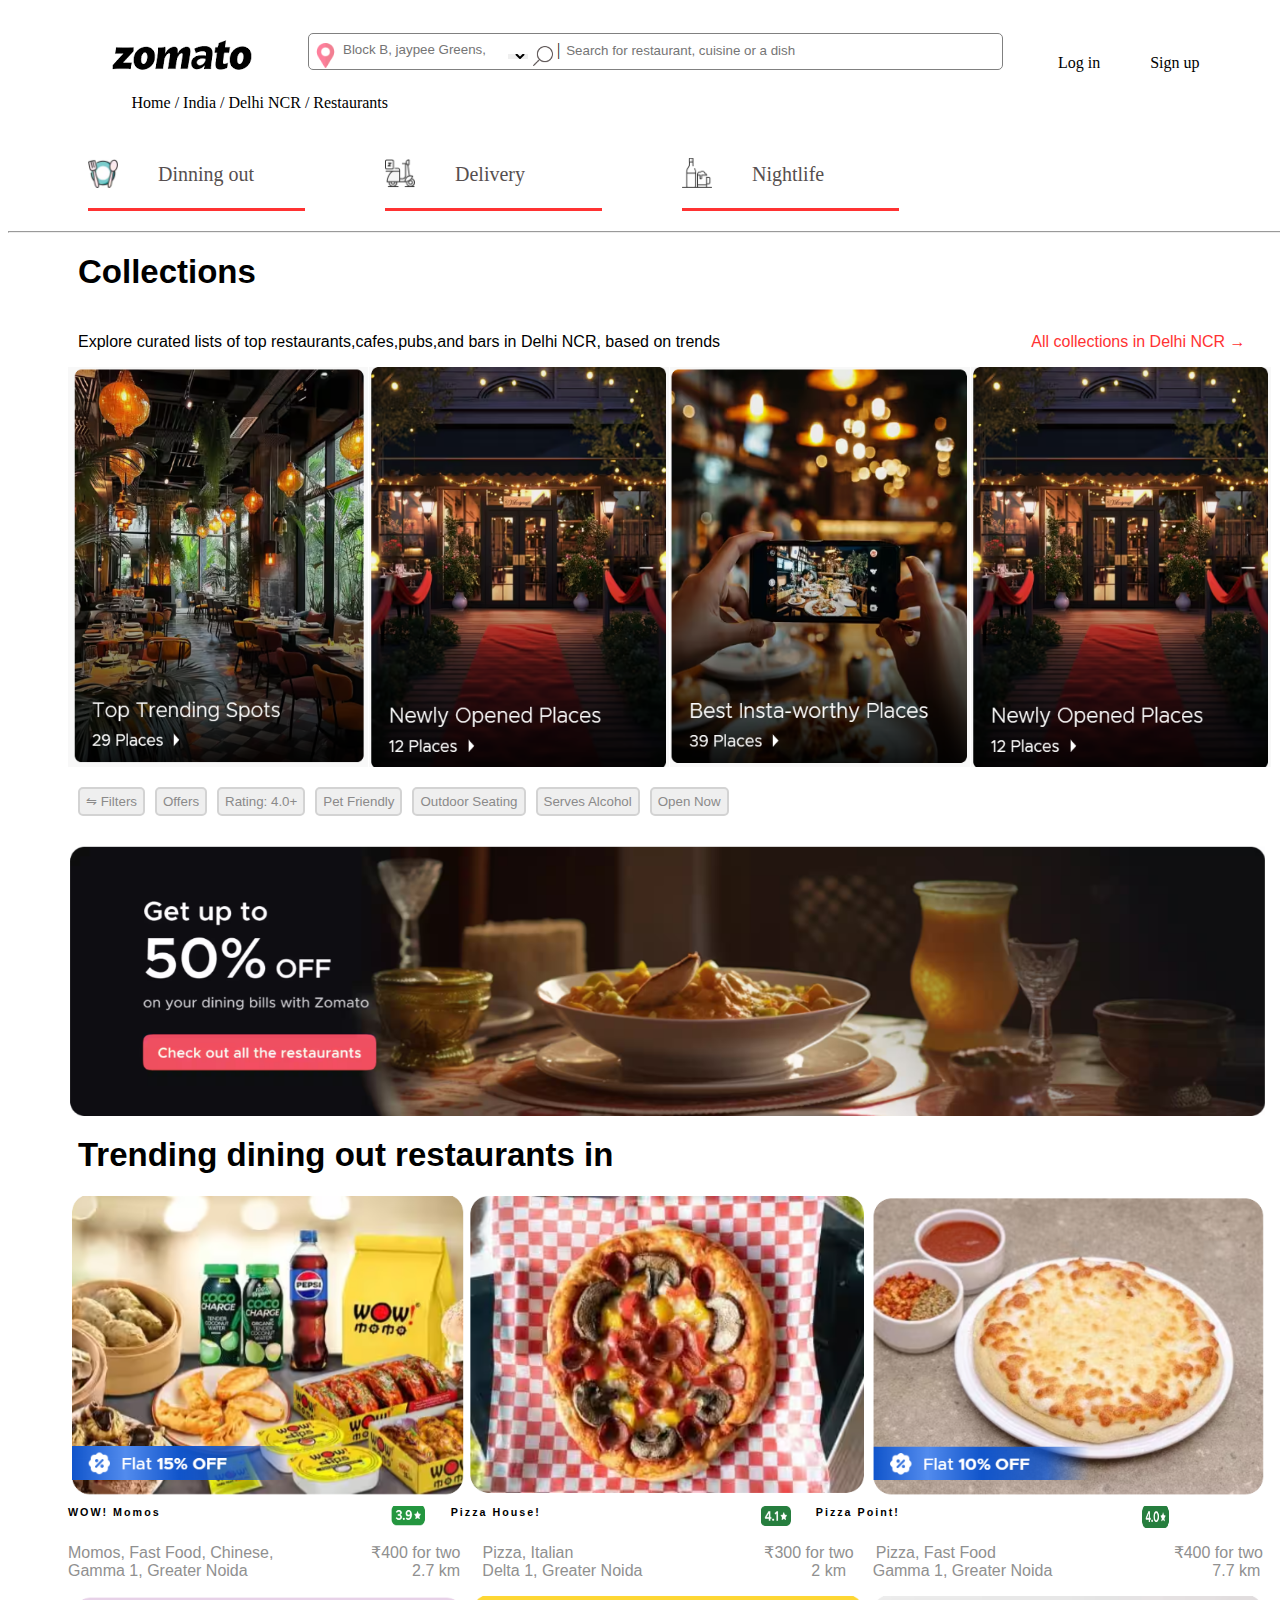
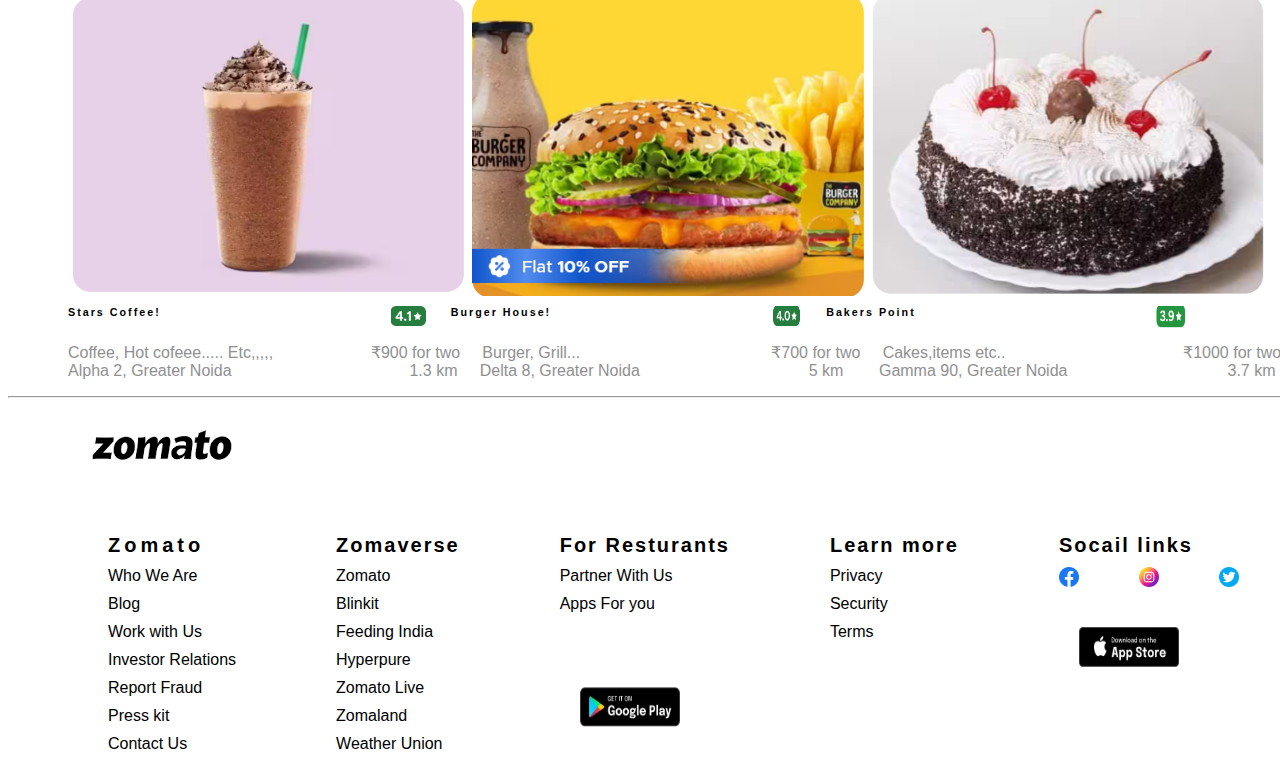
<file: index.html>
<!DOCTYPE html>
<html lang="en">
  <head>
    <meta charset="UTF-8" />
    <meta name="viewport" content="width=device-width, initial-scale=1.0" />
    <link
      href="https://cdn.jsdelivr.net/npm/bootstrap@5.0.2/dist/css/bootstrap.min.css"
      rel="stylesheet"
      integrity="sha384-EVSTQN3/azprG1Anm3QDgpJLIm9Nao0Yz1ztcQTwFspd3yD65VohhpuuCOmLASjC"
      crossorigin="anonymous"
    />
    <link rel="stylesheet" href="style.css">
    <title>Trending dinning out resturants in - zomato</title>
    <link rel="shortcut icon" href="images/logo.png" type="image/x-icon">
  </head>
  <body>
    <div class="container-fluid">
      <header>
        <div class="logo"><img src="images/logo.png" alt="logo" /></div>

        <div class="searchbar">
          <div class="locationbar">
            <input
              type="text"
              size="80px"
              placeholder="Block B, jaypee Greens,"
              style="
                padding-bottom: 12px;
                padding-top: 8px;
                padding-left: 34px;
                color: grey;
                margin-top: 25px;
                border-radius: 5px;
                border: 1.5px solid grey;
                overflow: hidden;
              "
            />
          </div>
        </div>
        <div class="placeholder">
          <img
            src="images/placeholder (1).png"
            alt="placeholder"
            width="25px"
            height="25px"
            style="
              opacity: 0.5;
              position: absolute;
              margin-top: 35px;
              margin-left: 10px;
            "
          />
        </div>
        <div class="DROPDOWN">
          <select style="border: none; width: 20px; height: 5px" id="DROPDOWN">
            <option value="^"></option>
            <option hidden value="KARACHI">.</option>
            <option value="FAISALABAD">.</option>
            <option value="ISLAMABAD">.</option>
          </select>
        </div>
        <div class="divider">
          &nbsp;|
          <img
            src="images/search.png"
            alt="serach"
            width="20px"
            height="20px"
            style="margin-left: px; margin-top: 5px;"
            
          />
          <input
            type="text"
            placeholder="Search for restaurant, cuisine or a dish"
            size="40px"
            style="border: none"
          />
        </div>
        <ul>
          <a href=""><li class="one">Log in</li></a>
          <a href=""> <li>Sign up</li></a>
        </ul>
        <p>
          <a href="">Home</a>&nbsp;/&nbsp;<a href="">India</a>&nbsp;/&nbsp;<a
            href=""
            >Delhi NCR</a
          >&nbsp;/&nbsp;<a href="">Restaurants</a>
        </p>
        <div class="box1">
          <a href="nightlife.html"><img src="images/dinner.png.png" alt="dinner" height="30px" width="30px" /></a>
        </div>
        <div class="text" style="float: left"><a href="nightlife.html"><h2>Dinning out</h2></a></div>
        <div class="box2">
          <a href="delivery.html"><img src="images/delevery.png.png" alt="delivery" height="30px" width="30px" /></a>
        </div>
        <div class="text" style="float: left"><a href="delivery.html"><h2>Delivery</h2></div></a>
        <div class="box3">
          <a href="nightlife.html"><img src="images/nightlife.png.png" alt="nightlife" height="30px" width="30px" /></a>
        </div>
        <div class="text" style="float: left"><a href="nightlife.html"><h2>Nightlife</h2></a></div>
      </header>
      <hr />
      <div class="collections">
        <h1>Collections</h1>
        <p class="PARA1">
          Explore curated lists of top restaurants,cafes,pubs,and bars in Delhi
          NCR, based on trends
          &nbsp;&nbsp;&nbsp;&nbsp;&nbsp;&nbsp;&nbsp;&nbsp;&nbsp;&nbsp;&nbsp;&nbsp;&nbsp;&nbsp;&nbsp;&nbsp;&nbsp;&nbsp;&nbsp;&nbsp;&nbsp;&nbsp;&nbsp;&nbsp;&nbsp;&nbsp;&nbsp;&nbsp;&nbsp;&nbsp;&nbsp;&nbsp;&nbsp;&nbsp;&nbsp;&nbsp;&nbsp;&nbsp;&nbsp;&nbsp;&nbsp;&nbsp;&nbsp;&nbsp;&nbsp;&nbsp;&nbsp;&nbsp;&nbsp;&nbsp;&nbsp;&nbsp;&nbsp;&nbsp;&nbsp;&nbsp;&nbsp;&nbsp;&nbsp;&nbsp;&nbsp;&nbsp;&nbsp;&nbsp;&nbsp;&nbsp;&nbsp;&nbsp;&nbsp;<span
            >All collections in Delhi NCR &rarr;</span
          >
        </p>
        <div class="collection1">
          <img
            src="images/collection1.png"
            alt="collection1"
            width="300px"
            height="400px"
          />
        </div>
        <div class="collection2">
          <img
            src="images/collection3.png"
            alt=""
            width="300px"
            height="400px"
          />
        </div>
        <div class="collection3">
          <img
            src="images/collection2.png"
            alt=""
            width="300px"
            height="400px"
          />
        </div>
        <div class="collection4">
          <img
            src="images/collection3.png"
            alt=""
            width="300px"
            height="400px"
          />
        </div>
       <div class="buttons"> <button class="button1">&#8651; Filters</button>
        <button>Offers</button>
        <button>Rating: 4.0+</button>
        <button>Pet Friendly</button>
        <button>Outdoor Seating</button>
        <button>Serves Alcohol</button>
        <button>Open Now</button></div>
      <div class="ad"><img src="images/add.png" alt="ad" width="1200px" height="270px" style="margin-left: 60px; margin-top: 30px;"></div>
      
    <h1>Trending dining out restaurants in</h1>
  <div class="foods"><img src="images/foods1.png" alt="food1" width="400px" height="300px">
  <img src="images/foods2.png" alt="food2" width="400px" height="300px">
<img src="images/foods3.png" alt="food2" width="400px" height="300px"></div>
<h6>WOW! Momos </h6><img src="images/rating1.png" alt="rating1" width="35px" height="20px" style="margin-left: 200px; margin-top: 10px;"><h6 id="two">Pizza House!</h6><img src="images/rating2.png" alt="rating2" width="30px" height="20px" style="margin-left: 190px; margin-top: 10px;"><h6 id="two">Pizza Point!</h6><img src="images/rating3.png" alt="rating2" width="30px" height="22px" style="margin-left: 210px; margin-top: 10px;">
<p id="discript">Momos, Fast Food, Chinese,&nbsp;&nbsp;&nbsp;&nbsp;&nbsp;&nbsp;&nbsp;&nbsp;&nbsp;&nbsp;&nbsp;&nbsp;&nbsp;&nbsp;&nbsp;&nbsp;&nbsp;&nbsp;&nbsp;&nbsp;&nbsp;&nbsp;₹400 for two &nbsp;&nbsp;&nbsp; Pizza,&nbsp;Italian
  
  &nbsp;&nbsp;&nbsp;&nbsp;&nbsp;&nbsp;&nbsp;&nbsp;&nbsp;&nbsp;&nbsp;&nbsp;&nbsp;&nbsp;&nbsp;&nbsp;&nbsp;&nbsp;&nbsp;&nbsp;&nbsp;&nbsp;&nbsp;&nbsp;&nbsp;&nbsp;&nbsp;&nbsp;&nbsp;&nbsp;&nbsp;&nbsp;&nbsp;&nbsp;&nbsp;&nbsp;&nbsp;&nbsp;&nbsp;&nbsp;&nbsp; ₹300 for two 
  &nbsp;&nbsp;&nbsp;&nbsp;Pizza, Fast Food&nbsp;&nbsp;&nbsp;&nbsp;&nbsp;&nbsp;&nbsp;&nbsp;&nbsp;&nbsp;&nbsp;&nbsp;&nbsp;&nbsp;&nbsp;&nbsp;&nbsp;&nbsp;&nbsp;&nbsp;&nbsp;&nbsp;&nbsp;&nbsp;&nbsp;&nbsp;&nbsp;&nbsp;&nbsp;&nbsp;&nbsp;&nbsp;&nbsp;&nbsp;&nbsp;&nbsp;&nbsp;&nbsp;&nbsp;&nbsp;₹400 for two<br>
   Gamma 1, Greater Noida&nbsp;&nbsp;&nbsp;&nbsp;&nbsp;&nbsp;&nbsp;&nbsp;&nbsp;&nbsp;&nbsp;&nbsp;&nbsp;&nbsp;&nbsp;&nbsp;&nbsp;&nbsp;&nbsp;&nbsp;&nbsp;&nbsp;&nbsp;&nbsp;&nbsp;&nbsp;&nbsp;&nbsp;&nbsp;&nbsp;&nbsp;&nbsp;&nbsp;&nbsp;&nbsp;&nbsp;&nbsp;2.7 km   &nbsp;&nbsp;&nbsp;&nbsp;Delta 1, Greater Noida

   &nbsp;&nbsp;&nbsp;&nbsp;&nbsp;&nbsp;&nbsp;&nbsp;&nbsp;&nbsp;&nbsp;&nbsp;&nbsp;&nbsp;&nbsp;&nbsp;&nbsp;&nbsp;&nbsp;&nbsp;&nbsp;&nbsp;&nbsp;&nbsp;&nbsp;&nbsp;&nbsp;&nbsp;&nbsp;&nbsp;&nbsp;&nbsp;&nbsp;&nbsp;&nbsp;&nbsp;&nbsp;2 km &nbsp;&nbsp;&nbsp;&nbsp;&nbsp;Gamma 1, Greater Noida

   &nbsp;&nbsp;&nbsp;&nbsp;&nbsp;&nbsp;&nbsp;&nbsp;&nbsp;&nbsp;&nbsp;&nbsp;&nbsp;&nbsp;&nbsp;&nbsp;&nbsp;&nbsp;&nbsp;&nbsp;&nbsp;&nbsp;&nbsp;&nbsp;&nbsp;&nbsp;&nbsp;&nbsp;&nbsp;&nbsp;&nbsp;&nbsp;&nbsp;&nbsp;&nbsp;7.7 km</p>
   <div class="foods"><img src="images/food4.png" alt="food1" width="400px" height="300px">
    <img src="images/foods5.png" alt="food2" width="400px" height="300px">
  <img src="images/food6.png" alt="food2" width="400px" height="300px"></div>
  <h6>Stars Coffee!</h6><img src="images/rating2.png" alt="rating1" width="35px" height="20px" style="margin-left: 200px; margin-top: 10px;"><h6 id="two">Burger House!</h6><img src="images/rating3.png" alt="rating2" width="30px" height="20px" style="margin-left: 190px; margin-top: 10px;"><h6 id="two">Bakers Point</h6><img src="images/rating1.png" alt="rating2" width="30px" height="22px" style="margin-left: 210px; margin-top: 10px;">
<p id="discript">Coffee, Hot cofeee..... Etc,,,,,&nbsp;&nbsp;&nbsp;&nbsp;&nbsp;&nbsp;&nbsp;&nbsp;&nbsp;&nbsp;&nbsp;&nbsp;&nbsp;&nbsp;&nbsp;&nbsp;&nbsp;&nbsp;&nbsp;&nbsp;&nbsp;&nbsp;₹900 for two &nbsp;&nbsp;&nbsp; Burger,&nbsp;Grill...
  
  &nbsp;&nbsp;&nbsp;&nbsp;&nbsp;&nbsp;&nbsp;&nbsp;&nbsp;&nbsp;&nbsp;&nbsp;&nbsp;&nbsp;&nbsp;&nbsp;&nbsp;&nbsp;&nbsp;&nbsp;&nbsp;&nbsp;&nbsp;&nbsp;&nbsp;&nbsp;&nbsp;&nbsp;&nbsp;&nbsp;&nbsp;&nbsp;&nbsp;&nbsp;&nbsp;&nbsp;&nbsp;&nbsp;&nbsp;&nbsp;&nbsp; ₹700 for two 
  &nbsp;&nbsp;&nbsp;&nbsp;Cakes,items etc..&nbsp;&nbsp;&nbsp;&nbsp;&nbsp;&nbsp;&nbsp;&nbsp;&nbsp;&nbsp;&nbsp;&nbsp;&nbsp;&nbsp;&nbsp;&nbsp;&nbsp;&nbsp;&nbsp;&nbsp;&nbsp;&nbsp;&nbsp;&nbsp;&nbsp;&nbsp;&nbsp;&nbsp;&nbsp;&nbsp;&nbsp;&nbsp;&nbsp;&nbsp;&nbsp;&nbsp;&nbsp;&nbsp;&nbsp;&nbsp;₹1000 for two<br>
  Alpha 2, Greater Noida&nbsp;&nbsp;&nbsp;&nbsp;&nbsp;&nbsp;&nbsp;&nbsp;&nbsp;&nbsp;&nbsp;&nbsp;&nbsp;&nbsp;&nbsp;&nbsp;&nbsp;&nbsp;&nbsp;&nbsp;&nbsp;&nbsp;&nbsp;&nbsp;&nbsp;&nbsp;&nbsp;&nbsp;&nbsp;&nbsp;&nbsp;&nbsp;&nbsp;&nbsp;&nbsp;&nbsp;&nbsp;&nbsp;&nbsp;&nbsp;1.3 km  &nbsp;&nbsp;&nbsp;&nbsp;Delta 8, Greater Noida

   &nbsp;&nbsp;&nbsp;&nbsp;&nbsp;&nbsp;&nbsp;&nbsp;&nbsp;&nbsp;&nbsp;&nbsp;&nbsp;&nbsp;&nbsp;&nbsp;&nbsp;&nbsp;&nbsp;&nbsp;&nbsp;&nbsp;&nbsp;&nbsp;&nbsp;&nbsp;&nbsp;&nbsp;&nbsp;&nbsp;&nbsp;&nbsp;&nbsp;&nbsp;&nbsp;&nbsp;&nbsp;5 km &nbsp;&nbsp;&nbsp;&nbsp;&nbsp;&nbsp;&nbsp;Gamma 90, Greater Noida

   &nbsp;&nbsp;&nbsp;&nbsp;&nbsp;&nbsp;&nbsp;&nbsp;&nbsp;&nbsp;&nbsp;&nbsp;&nbsp;&nbsp;&nbsp;&nbsp;&nbsp;&nbsp;&nbsp;&nbsp;&nbsp;&nbsp;&nbsp;&nbsp;&nbsp;&nbsp;&nbsp;&nbsp;&nbsp;&nbsp;&nbsp;&nbsp;&nbsp;&nbsp;&nbsp;3.7 km</p>
<hr>

<div class="footer"> 
<div class="footerlogo"><img src="images/logo.png" alt="" style="margin-left: 80px; margin-top:30px;">   <div class="flc">
 
</div>
</div></div>

 <div style="float: left; margin-left:0px;"> <ol>
    <li style="font-weight: 800; letter-spacing: 4px; font-size: 20px;">Zomato</li>
  <li><a href="#">Who We Are</a></li>
  <li><a href="#">Blog</a></li>
  <li><a href="#">Work with Us</a></li>
  <li><a href="#">Investor Relations</a></li>
  <li><a href="#">Report Fraud</a></li>
  <li><a href="#">Press kit</a></li>
  <li><a href="#">Contact Us</a></li>
</ol></div>
<div style="float: left;;"> <ol>
  <li style="font-weight: 800; letter-spacing: 2px; font-size: 20px;">Zomaverse</li>
<li><a href="#">Zomato</a></li>
<li><a href="#">Blinkit</a></li>
<li><a href="#">Feeding India</a></li>
<li><a href="#">Hyperpure</a></li>
<li><a href="#">Zomato Live</a></li>
<li><a href="#">Zomaland</a></li>
<li><a href="#">Weather Union </a></li>
</ol></div>
<div style="float: left;"> <ol>
  <li style="font-weight: 800; letter-spacing: 2px; font-size: 20px;">For Resturants</li>
<li><a href="#">Partner With Us</a></li>
<li><a href="#">Apps For you</a></li>
</ol></div>
<div style="float: left;"> <ol>
  <li style="font-weight: 800; letter-spacing: 2px; font-size: 20px;">Learn more</li>
<li><a href="#">Privacy</a></li>
<li><a href="#">Security</a></li>
<li><a href="#">Terms</a></li>
</ol></div>
<div style="float: left;"> <ol>
  <li style="font-weight: 800; letter-spacing: 2px; font-size: 20px; margin-top: 0px;">Socail links</li>
<div style="float: left;"><li><a href="#"><img src="images/facebook.png" alt="facebook" width="20px" height="20px";></a></li></div>
<div style="float: left;"><li><a href="#"><img src="images/instagram (1).png" alt=""  width="20px" height="20px;"></a></li></div>
<div style="float: left;"><li><a href="#"></a><img src="images/twitter.png" alt=""  width="20px" height="20px"></li></div>
</ol></div>   
<img src="images/apple.jpg.webp" alt="applestore" height="40px" width="100px" style="margin-top: 40px; margin-left: 120px;">

<img src="images/playstore.jpg.webp" alt="applestore" height="40px" width="100px" style="margin-top: 20px; margin-left: 120px;">


    

    
    
    
    
    
    
    
    </div>
    <script
      src="https://cdn.jsdelivr.net/npm/bootstrap@5.0.2/dist/js/bootstrap.bundle.min.js"
      integrity="sha384-MrcW6ZMFYlzcLA8Nl+NtUVF0sA7MsXsP1UyJoMp4YLEuNSfAP+JcXn/tWtIaxVXM"
      crossorigin="anonymous"
    ></script>
  </body>
</html>
</file>
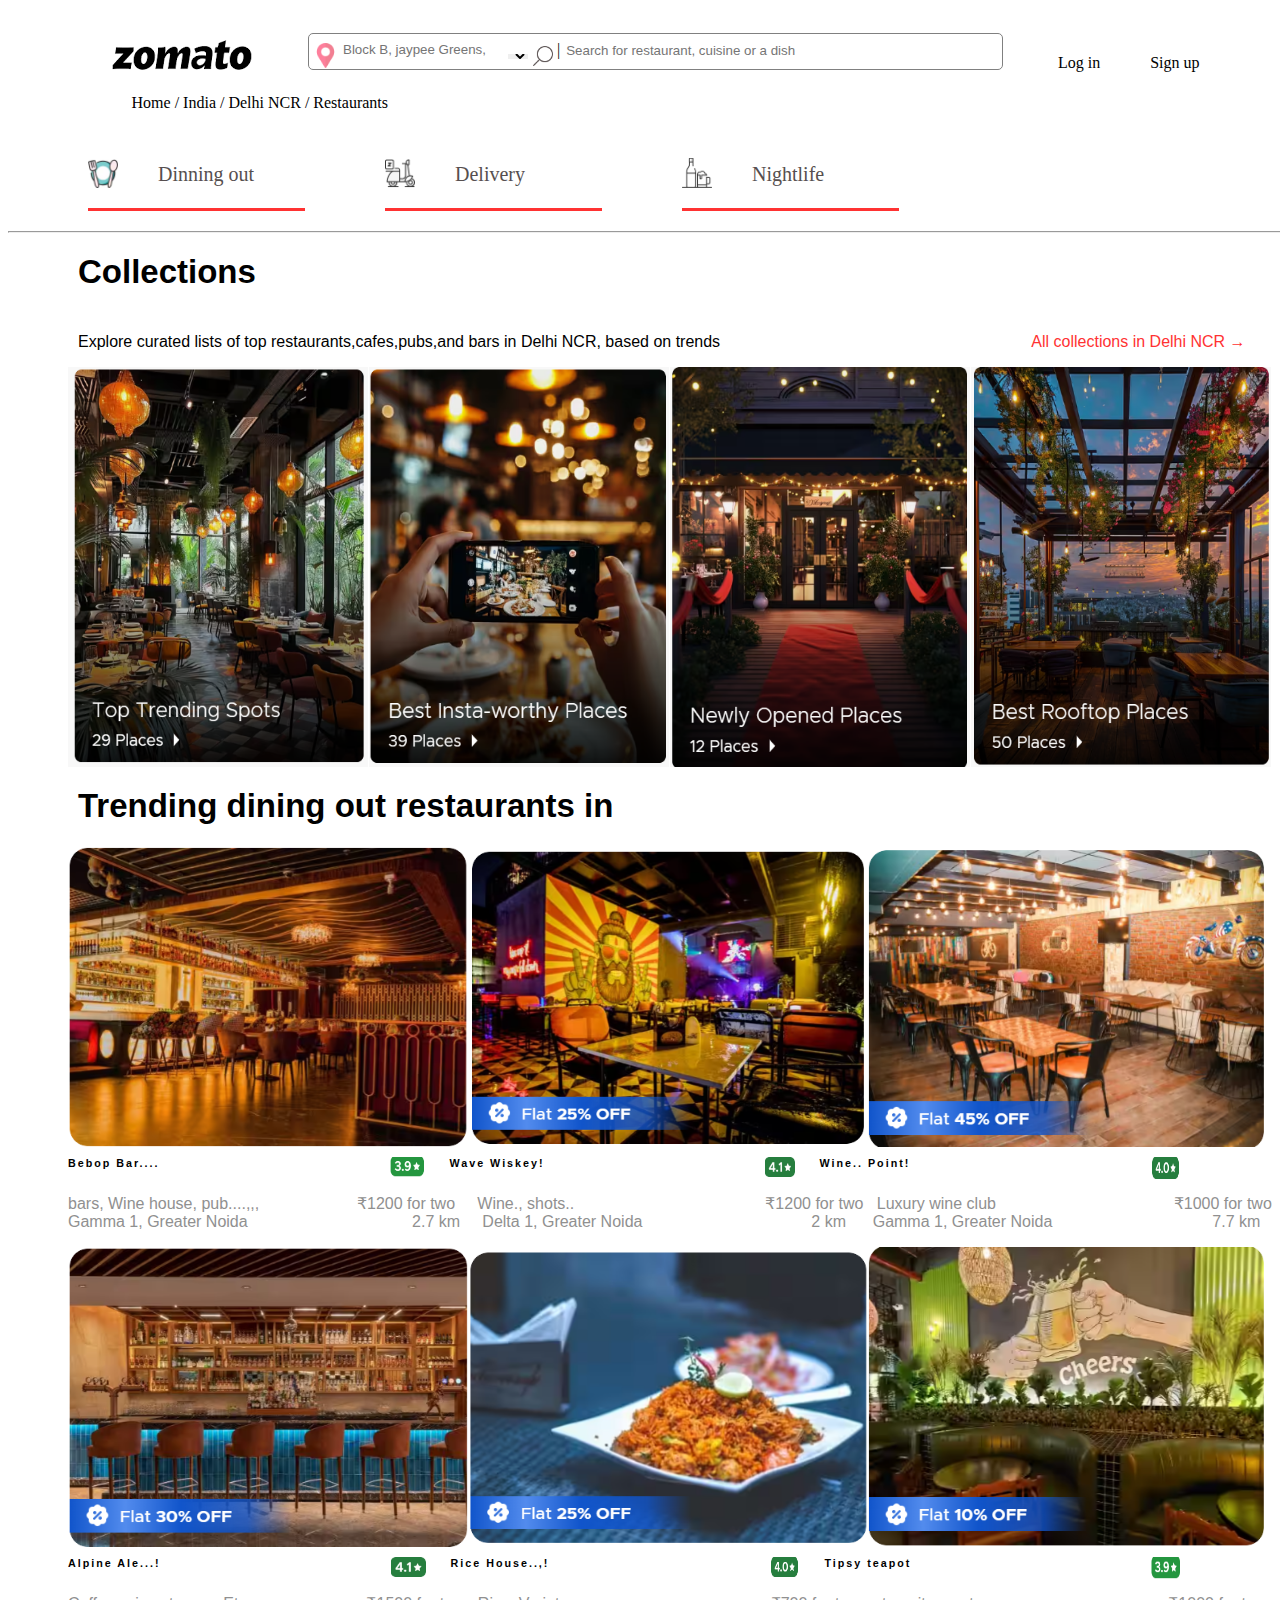
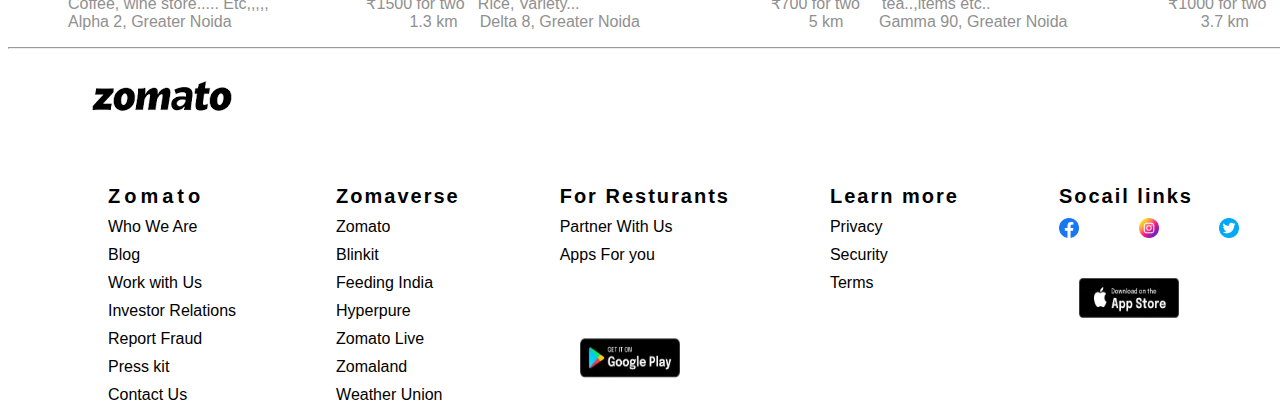
<file: nightlife.html>
<!DOCTYPE html>
<html lang="en">
  <head>
    <meta charset="UTF-8" />
    <meta name="viewport" content="width=device-width, initial-scale=1.0" />
    <link
      href="https://cdn.jsdelivr.net/npm/bootstrap@5.0.2/dist/css/bootstrap.min.css"
      rel="stylesheet"
      integrity="sha384-EVSTQN3/azprG1Anm3QDgpJLIm9Nao0Yz1ztcQTwFspd3yD65VohhpuuCOmLASjC"
      crossorigin="anonymous"
    />
    <link rel="stylesheet" href="style.css">
    <title>Nightlife: Night Clubs, pubs and bar in- zomato</title>
  </head>
  <body>
    <div class="container-fluid">
      <header>
        <div class="logo"><img src="images/logo.png" alt="logo" /></div>

        <div class="searchbar">
          <div class="locationbar">
            <input
              type="text"
              size="80px"
              placeholder="Block B, jaypee Greens,"
              style="
                padding-bottom: 12px;
                padding-top: 8px;
                padding-left: 34px;
                color: grey;
                margin-top: 25px;
                border-radius: 5px;
                border: 1.5px solid grey;
                overflow: hidden;
              "
            />
          </div>
        </div>
        <div class="placeholder">
          <img
            src="images/placeholder (1).png"
            alt="placeholder"
            width="25px"
            height="25px"
            style="
              opacity: 0.5;
              position: absolute;
              margin-top: 35px;
              margin-left: 10px;
            "
          />
        </div>
        <div class="DROPDOWN">
          <select style="border: none; width: 20px; height: 5px" id="DROPDOWN">
            <option value="^"></option>
            <option hidden value="KARACHI">.</option>
            <option value="FAISALABAD">.</option>
            <option value="ISLAMABAD">.</option>
          </select>
        </div>
        <div class="divider">
          &nbsp;|
          <img
            src="images/search.png"
            alt="serach"
            width="20px"
            height="20px"
            style="margin-left: px; margin-top: 5px;"
            
          />
          <input
            type="text"
            placeholder="Search for restaurant, cuisine or a dish"
            size="40px"
            style="border: none"
          />
        </div>
        <ul>
          <a href=""><li class="one">Log in</li></a>
          <a href=""> <li>Sign up</li></a>
        </ul>
        <p>
          <a href="">Home</a>&nbsp;/&nbsp;<a href="">India</a>&nbsp;/&nbsp;<a
            href=""
            >Delhi NCR</a
          >&nbsp;/&nbsp;<a href="">Restaurants</a>
        </p>
        <div class="box1">
         <a href="index.html"> <img src="images/dinner.png.png" alt="dinner" height="30px" width="30px" /></a>
        </div>
        <div class="text" style="float: left"><a href="index.html"><h2>Dinning out</h2></div></a>
        <div class="box2">
          <a href=""><img src="images/delevery.png.png" alt="delivery" height="30px" width="30px" /></a>
        </div>
        <div class="text" style="float: left"><a href=""><h2>Delivery</h2></a></div>
        <div class="box3">
          <a href="nightlife.html"><img src="images/nightlife.png.png" alt="nightlife" height="30px" width="30px" /></a>
        </div>
        <div class="text" style="float: left"><a href="nightlife.html"><h2>Nightlife</h2></a></div>
      </header>
      <hr />
      <div class="collections">
        <h1>Collections</h1>
        <p class="PARA1">
          Explore curated lists of top restaurants,cafes,pubs,and bars in Delhi
          NCR, based on trends
          &nbsp;&nbsp;&nbsp;&nbsp;&nbsp;&nbsp;&nbsp;&nbsp;&nbsp;&nbsp;&nbsp;&nbsp;&nbsp;&nbsp;&nbsp;&nbsp;&nbsp;&nbsp;&nbsp;&nbsp;&nbsp;&nbsp;&nbsp;&nbsp;&nbsp;&nbsp;&nbsp;&nbsp;&nbsp;&nbsp;&nbsp;&nbsp;&nbsp;&nbsp;&nbsp;&nbsp;&nbsp;&nbsp;&nbsp;&nbsp;&nbsp;&nbsp;&nbsp;&nbsp;&nbsp;&nbsp;&nbsp;&nbsp;&nbsp;&nbsp;&nbsp;&nbsp;&nbsp;&nbsp;&nbsp;&nbsp;&nbsp;&nbsp;&nbsp;&nbsp;&nbsp;&nbsp;&nbsp;&nbsp;&nbsp;&nbsp;&nbsp;&nbsp;&nbsp;<span
            >All collections in Delhi NCR &rarr;</span
          >
        </p>
        <div class="collection1">
          <img
            src="images/collection1.png"
            alt="collection1"
            width="300px"
            height="400px"
          />
        </div>
        <div class="collection2">
          <img
            src="images/collection2.png"
            alt=""
            width="300px"
            height="400px"
          />
        </div>
        <div class="collection3">
          <img
            src="images/collection3.png"
            alt=""
            width="300px"
            height="400px"
          />
        </div>
        <div class="collection4">
          <img
            src="images/collection4.png"
            alt=""
            width="300px"
            height="400px"
          />
        </div>
        <h1>Trending dining out restaurants in</h1>
        <div class="foods"><img src="images/nightlifeone.png" alt="food1" width="400px" height="300px">
        <img src="images/nightlife2.png" alt="food2" width="400px" height="300px">
      <img src="images/nightlife3.png" alt="food2" width="400px" height="300px"></div>
      <h6>Bebop Bar.... </h6><img src="images/rating1.png" alt="rating1" width="35px" height="20px" style="margin-left: 200px; margin-top: 10px;"><h6 id="two">Wave Wiskey!</h6><img src="images/rating2.png" alt="rating2" width="30px" height="20px" style="margin-left: 190px; margin-top: 10px;"><h6 id="two">Wine.. Point!</h6><img src="images/rating3.png" alt="rating2" width="30px" height="22px" style="margin-left: 210px; margin-top: 10px;">
      <p id="discript">bars, Wine house, pub....,,,&nbsp;&nbsp;&nbsp;&nbsp;&nbsp;&nbsp;&nbsp;&nbsp;&nbsp;&nbsp;&nbsp;&nbsp;&nbsp;&nbsp;&nbsp;&nbsp;&nbsp;&nbsp;&nbsp;&nbsp;&nbsp;&nbsp;₹1200 for two &nbsp;&nbsp;&nbsp; Wine.,&nbsp;shots..
        
        &nbsp;&nbsp;&nbsp;&nbsp;&nbsp;&nbsp;&nbsp;&nbsp;&nbsp;&nbsp;&nbsp;&nbsp;&nbsp;&nbsp;&nbsp;&nbsp;&nbsp;&nbsp;&nbsp;&nbsp;&nbsp;&nbsp;&nbsp;&nbsp;&nbsp;&nbsp;&nbsp;&nbsp;&nbsp;&nbsp;&nbsp;&nbsp;&nbsp;&nbsp;&nbsp;&nbsp;&nbsp;&nbsp;&nbsp;&nbsp;&nbsp; ₹1200 for two 
        &nbsp;&nbsp;Luxury wine club&nbsp;&nbsp;&nbsp;&nbsp;&nbsp;&nbsp;&nbsp;&nbsp;&nbsp;&nbsp;&nbsp;&nbsp;&nbsp;&nbsp;&nbsp;&nbsp;&nbsp;&nbsp;&nbsp;&nbsp;&nbsp;&nbsp;&nbsp;&nbsp;&nbsp;&nbsp;&nbsp;&nbsp;&nbsp;&nbsp;&nbsp;&nbsp;&nbsp;&nbsp;&nbsp;&nbsp;&nbsp;&nbsp;&nbsp;&nbsp;₹1000 for two<br>
         Gamma 1, Greater Noida&nbsp;&nbsp;&nbsp;&nbsp;&nbsp;&nbsp;&nbsp;&nbsp;&nbsp;&nbsp;&nbsp;&nbsp;&nbsp;&nbsp;&nbsp;&nbsp;&nbsp;&nbsp;&nbsp;&nbsp;&nbsp;&nbsp;&nbsp;&nbsp;&nbsp;&nbsp;&nbsp;&nbsp;&nbsp;&nbsp;&nbsp;&nbsp;&nbsp;&nbsp;&nbsp;&nbsp;&nbsp;2.7 km   &nbsp;&nbsp;&nbsp;&nbsp;Delta 1, Greater Noida
      
         &nbsp;&nbsp;&nbsp;&nbsp;&nbsp;&nbsp;&nbsp;&nbsp;&nbsp;&nbsp;&nbsp;&nbsp;&nbsp;&nbsp;&nbsp;&nbsp;&nbsp;&nbsp;&nbsp;&nbsp;&nbsp;&nbsp;&nbsp;&nbsp;&nbsp;&nbsp;&nbsp;&nbsp;&nbsp;&nbsp;&nbsp;&nbsp;&nbsp;&nbsp;&nbsp;&nbsp;&nbsp;2 km &nbsp;&nbsp;&nbsp;&nbsp;&nbsp;Gamma 1, Greater Noida
      
         &nbsp;&nbsp;&nbsp;&nbsp;&nbsp;&nbsp;&nbsp;&nbsp;&nbsp;&nbsp;&nbsp;&nbsp;&nbsp;&nbsp;&nbsp;&nbsp;&nbsp;&nbsp;&nbsp;&nbsp;&nbsp;&nbsp;&nbsp;&nbsp;&nbsp;&nbsp;&nbsp;&nbsp;&nbsp;&nbsp;&nbsp;&nbsp;&nbsp;&nbsp;&nbsp;7.7 km</p>
         <div class="foods"><img src="images/nightlife4.png" alt="food1" width="400px" height="300px">
          <img src="images/nightlife5.png" alt="food2" width="400px" height="300px">
        <img src="images/nightlife6.png" alt="food2" width="400px" height="300px"></div>
        <h6>Alpine Ale...!</h6><img src="images/rating2.png" alt="rating1" width="35px" height="20px" style="margin-left: 200px; margin-top: 10px;"><h6 id="two">Rice House..,!</h6><img src="images/rating3.png" alt="rating2" width="30px" height="20px" style="margin-left: 190px; margin-top: 10px;"><h6 id="two">Tipsy teapot</h6><img src="images/rating1.png" alt="rating2" width="30px" height="22px" style="margin-left: 210px; margin-top: 10px;">
      <p id="discript">Coffee, wine store..... Etc,,,,,&nbsp;&nbsp;&nbsp;&nbsp;&nbsp;&nbsp;&nbsp;&nbsp;&nbsp;&nbsp;&nbsp;&nbsp;&nbsp;&nbsp;&nbsp;&nbsp;&nbsp;&nbsp;&nbsp;&nbsp;&nbsp;&nbsp;₹1500 for two &nbsp; Rice,&nbsp;Variety...
        
        &nbsp;&nbsp;&nbsp;&nbsp;&nbsp;&nbsp;&nbsp;&nbsp;&nbsp;&nbsp;&nbsp;&nbsp;&nbsp;&nbsp;&nbsp;&nbsp;&nbsp;&nbsp;&nbsp;&nbsp;&nbsp;&nbsp;&nbsp;&nbsp;&nbsp;&nbsp;&nbsp;&nbsp;&nbsp;&nbsp;&nbsp;&nbsp;&nbsp;&nbsp;&nbsp;&nbsp;&nbsp;&nbsp;&nbsp;&nbsp;&nbsp; ₹700 for two 
        &nbsp;&nbsp;&nbsp;&nbsp;tea..,items etc..&nbsp;&nbsp;&nbsp;&nbsp;&nbsp;&nbsp;&nbsp;&nbsp;&nbsp;&nbsp;&nbsp;&nbsp;&nbsp;&nbsp;&nbsp;&nbsp;&nbsp;&nbsp;&nbsp;&nbsp;&nbsp;&nbsp;&nbsp;&nbsp;&nbsp;&nbsp;&nbsp;&nbsp;&nbsp;&nbsp;&nbsp;&nbsp;&nbsp;&nbsp;&nbsp;&nbsp;&nbsp;&nbsp;&nbsp;&nbsp;₹1000 for two<br>
        Alpha 2, Greater Noida&nbsp;&nbsp;&nbsp;&nbsp;&nbsp;&nbsp;&nbsp;&nbsp;&nbsp;&nbsp;&nbsp;&nbsp;&nbsp;&nbsp;&nbsp;&nbsp;&nbsp;&nbsp;&nbsp;&nbsp;&nbsp;&nbsp;&nbsp;&nbsp;&nbsp;&nbsp;&nbsp;&nbsp;&nbsp;&nbsp;&nbsp;&nbsp;&nbsp;&nbsp;&nbsp;&nbsp;&nbsp;&nbsp;&nbsp;&nbsp;1.3 km  &nbsp;&nbsp;&nbsp;&nbsp;Delta 8, Greater Noida
      
         &nbsp;&nbsp;&nbsp;&nbsp;&nbsp;&nbsp;&nbsp;&nbsp;&nbsp;&nbsp;&nbsp;&nbsp;&nbsp;&nbsp;&nbsp;&nbsp;&nbsp;&nbsp;&nbsp;&nbsp;&nbsp;&nbsp;&nbsp;&nbsp;&nbsp;&nbsp;&nbsp;&nbsp;&nbsp;&nbsp;&nbsp;&nbsp;&nbsp;&nbsp;&nbsp;&nbsp;&nbsp;5 km &nbsp;&nbsp;&nbsp;&nbsp;&nbsp;&nbsp;&nbsp;Gamma 90, Greater Noida
      
         &nbsp;&nbsp;&nbsp;&nbsp;&nbsp;&nbsp;&nbsp;&nbsp;&nbsp;&nbsp;&nbsp;&nbsp;&nbsp;&nbsp;&nbsp;&nbsp;&nbsp;&nbsp;&nbsp;&nbsp;&nbsp;&nbsp;&nbsp;&nbsp;&nbsp;&nbsp;&nbsp;&nbsp;&nbsp;3.7 km</p>
      <hr><div class="footer"> 
        <div class="footerlogo"><img src="images/logo.png" alt="" style="margin-left: 80px; margin-top:30px;">   <div class="flc">
         
        </div>
        </div></div>
        
         <div style="float: left; margin-left:0px;"> <ol>
            <li style="font-weight: 800; letter-spacing: 4px; font-size: 20px;">Zomato</li>
          <li><a href="#">Who We Are</a></li>
          <li><a href="#">Blog</a></li>
          <li><a href="#">Work with Us</a></li>
          <li><a href="#">Investor Relations</a></li>
          <li><a href="#">Report Fraud</a></li>
          <li><a href="#">Press kit</a></li>
          <li><a href="#">Contact Us</a></li>
        </ol></div>
        <div style="float: left;;"> <ol>
          <li style="font-weight: 800; letter-spacing: 2px; font-size: 20px;">Zomaverse</li>
        <li><a href="#">Zomato</a></li>
        <li><a href="#">Blinkit</a></li>
        <li><a href="#">Feeding India</a></li>
        <li><a href="#">Hyperpure</a></li>
        <li><a href="#">Zomato Live</a></li>
        <li><a href="#">Zomaland</a></li>
        <li><a href="#">Weather Union </a></li>
        </ol></div>
        <div style="float: left;"> <ol>
          <li style="font-weight: 800; letter-spacing: 2px; font-size: 20px;">For Resturants</li>
        <li><a href="#">Partner With Us</a></li>
        <li><a href="#">Apps For you</a></li>
        </ol></div>
        <div style="float: left;"> <ol>
          <li style="font-weight: 800; letter-spacing: 2px; font-size: 20px;">Learn more</li>
        <li><a href="#">Privacy</a></li>
        <li><a href="#">Security</a></li>
        <li><a href="#">Terms</a></li>
        </ol></div>
        <div style="float: left;"> <ol>
          <li style="font-weight: 800; letter-spacing: 2px; font-size: 20px; margin-top: 0px;">Socail links</li>
        <div style="float: left;"><li><a href="#"><img src="images/facebook.png" alt="facebook" width="20px" height="20px";></a></li></div>
        <div style="float: left;"><li><a href="#"><img src="images/instagram (1).png" alt=""  width="20px" height="20px;"></a></li></div>
        <div style="float: left;"><li><a href="#"></a><img src="images/twitter.png" alt=""  width="20px" height="20px"></li></div>
        </ol></div>   
        <img src="images/apple.jpg.webp" alt="applestore" height="40px" width="100px" style="margin-top: 40px; margin-left: 120px;">
        
        <img src="images/playstore.jpg.webp" alt="applestore" height="40px" width="100px" style="margin-top: 20px; margin-left: 120px;">
        
          
          
            
    </div>
    <script
      src="https://cdn.jsdelivr.net/npm/bootstrap@5.0.2/dist/js/bootstrap.bundle.min.js"
      integrity="sha384-MrcW6ZMFYlzcLA8Nl+NtUVF0sA7MsXsP1UyJoMp4YLEuNSfAP+JcXn/tWtIaxVXM"
      crossorigin="anonymous"
    ></script>
  </body>
</html>
</file>
<file: style.css>
.container-fluid {
    margin: auto;
    height: 2000px;
    width:1280px;
}

header {
    width: 1280px;
    overflow: hidden;
    margin: auto;
    background-color: rgb(255, 255, 255);
}

.logo {
    float: left;
    margin-left: 100px;
    margin-top: 30px;
    width: 200px;
}

.placeholder {
    position: absolute;
    margin-left: 295px;
    width: auto;
}

.searchbar {
    float: left;
}

.locationbar {

    width: 200px;
}

.DROPDOWN {
    position: absolute;
    margin-top: 45px;
    margin-left: 500px;
    width: 2px;
    border: none;
}

.divider {
    position: absolute;
    margin-left: 525px;
    margin-top: 33px;
}

ul li {
    float: left;
    list-style: none;
    margin-left: 50px;
    margin-top: 30px;
    color: black;
    font-weight: 400;
}

.one {
    float: left;
    margin-left: 550px;
}

p {
    float: right;
    margin-right: 900px;
    margin-top: 20px;
    color: black;

}

a {
    color: black;
    text-decoration: none;
}

.box1,
.box2,
.box3 {
    float: left;
    margin-top: 80px;
    border: rgb(255, 50, 50) solid 3px;
    border-top-style: none;
    border-right-style: none;
    border-bottom-style: solid;
    border-left-style: none;
    width: 60px;
    text-align: center;
    height: 50px;
    margin-left: 80px;
    margin-top: 30px;
    color: red;
}

hr {
    width: 1380px;
    margin: auto;
    margin-top: 20px;
}

#box1p {
    float: left;
    color: black;
}

h2 {
    font-weight: 400;
    color: rgb(86, 79, 79);
    margin-top: 35px;
    font-size: 20px;
    margin-left: 10PX;

}

.text {
    width: 157px;
    height: 80px;
    border: rgb(255, 50, 50) solid 3px;
    border-top-style: none;
    border-right-style: none;
    border-bottom-style: solid;
    border-left-style: none;


}

.collections {
    margin: auto;
    width: 1280px;
    height: auto;
    font-family: Arial, Helvetica, sans-serif;
}

h1 {
    margin-top: 20px;
    margin-left: 70px;
    font-size: 33px;
    float: left;
}

.PARA1 {
    float: left;
    width: 1280PX;
    margin-left: 70PX;
}

span {
    color: rgb(255, 50, 50);
}

.collection1 {
    float: left;
    margin-left: 60px;
}

.collection2,
.collection3,
.collection4 {
    float: left;
    margin-left: 1PX;
}

button {
    float: left;
    border: 2px solid lightgray;
    color: rgb(139, 138, 138);
    border-radius: 5px;
    margin-left: 10px;
    margin-top: 20px;
    padding-top: 5px;
    padding-bottom: 5px;
}

button:hover {
    color: white;
    background-color: gray;
    transition: 1s;
}

button1 {
    float: left;
    border: 2px solid lightgray;
    color: rgb(139, 138, 138);
    border-radius: 5px;
    margin-left: 60px;
}

.buttons {
    margin-left: 60px;
}

.foods{
    margin-left: 60px;
    align-content: center;
    float: left;
}
h6{
    display: flex;
    flex-direction: column;
    float: left;
    margin-left: 60px;
    letter-spacing:2px;
    padding-right: 30px;
    margin-top: 10px;
    
}

img{
    float: left;
}
#two{
    display: flex;
    flex-direction: row;
    float: left;
    margin-left: 25px;
    margin-top: 10px;

}
#discript{
    flex-direction:row;
    float: left;
    margin-left:60px;
    margin-top: 0px;
    width: 1280px;
    color: rgb(144, 144, 144);
}
#order{
    margin-top:0px;
    margin-left: 0px;
}
.footer{
    width:1280px;
    height: 120px;
    
}
ol li{
    display: flex;
    flex-direction: row;
    margin-left:60px;
    list-style:none;
    margin-top:10px;
}
.ZOMAVERSE{
   display: flex;
    flex-direction:row;
}
.insporation{
    width:1280px;
    height:200px;
    float: left;
}
</file>
